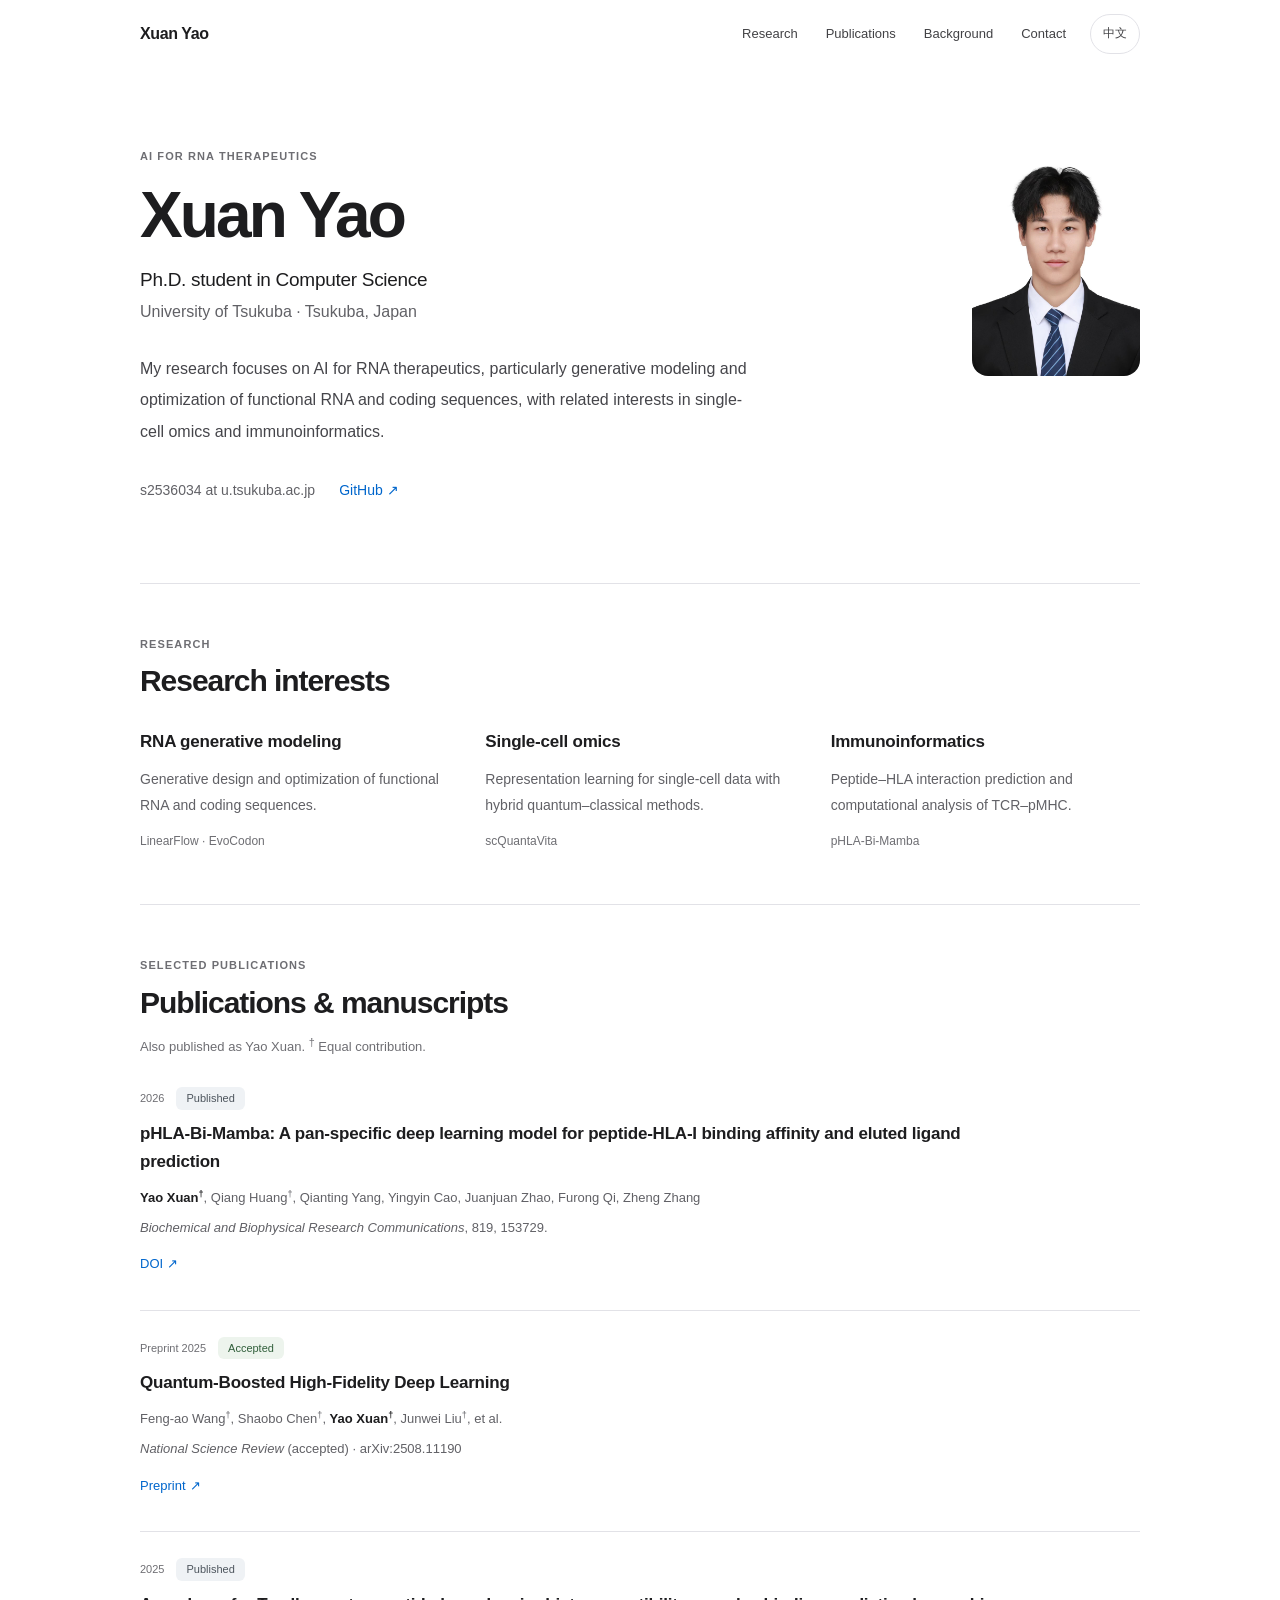
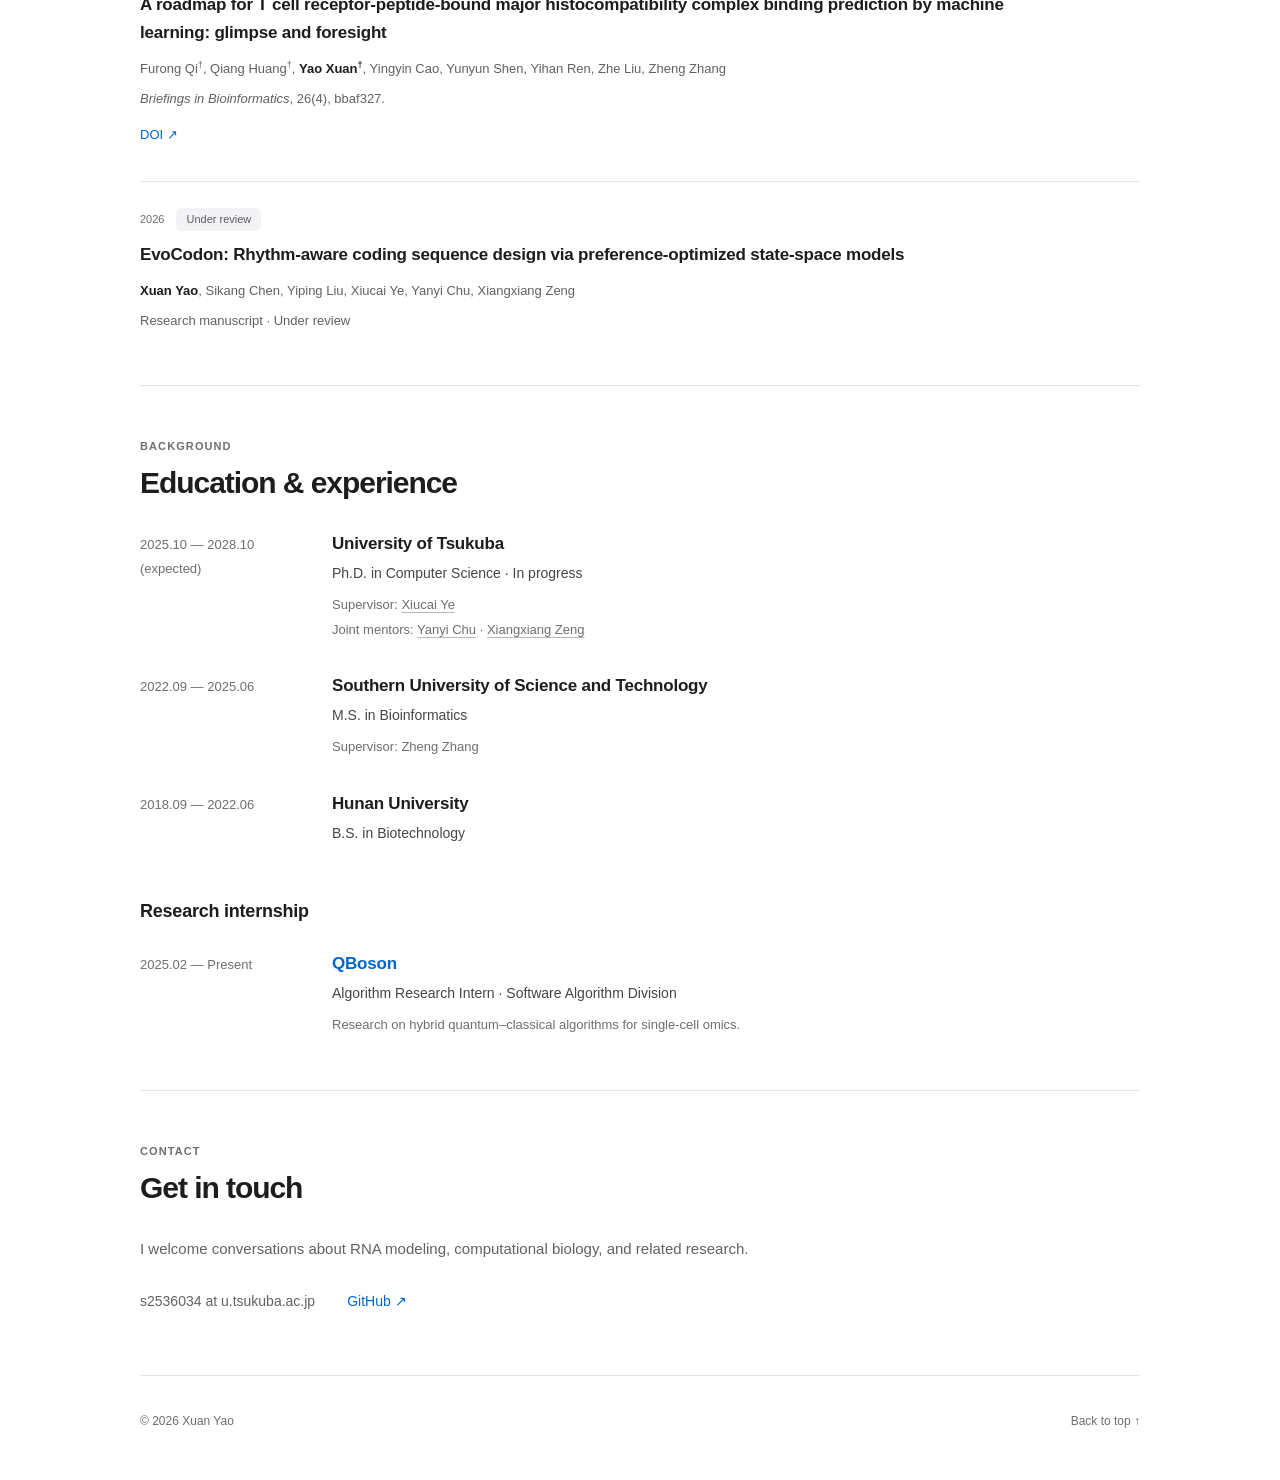
<file: index.html>
<!doctype html>
<html lang="en">
<head>
  <meta charset="utf-8">
  <meta name="viewport" content="width=device-width, initial-scale=1">
  <meta name="theme-color" content="#ffffff">
  <meta name="description" content="Xuan Yao, Computer Science Ph.D. student at the University of Tsukuba. AI for RNA therapeutics, single-cell omics, and immunoinformatics.">
  <meta property="og:title" content="Xuan Yao · Academic Profile">
  <meta property="og:description" content="Computer Science Ph.D. student at the University of Tsukuba. AI for RNA therapeutics, single-cell omics, and immunoinformatics.">
  <meta property="og:type" content="website">
  <meta property="og:url" content="https://xuanwuji.github.io/">
  <link rel="canonical" href="https://xuanwuji.github.io/">
  <link rel="icon" href="./favicon.svg" type="image/svg+xml">
  <link rel="stylesheet" href="./styles.css">
  <script src="./script.js" defer></script>
  <title>Xuan Yao · Academic Profile</title>
</head>
<body>
  <a class="skip-link" href="#main" data-i18n="skip">Skip to content</a>
  <header class="site-header"><div class="header-inner wrap">
    <a class="brand" href="#about" aria-label="Xuan Yao home">Xuan Yao</a>
    <nav class="nav" aria-label="Main navigation"><a href="#research" data-i18n="navResearch">Research</a><a href="#publications" data-i18n="navPublications">Publications</a><a href="#experience" data-i18n="navExperience">Background</a><a href="#contact" data-i18n="navContact">Contact</a></nav>
    <button type="button" class="language-toggle" aria-label="切换为中文" data-language>中文</button>
  </div></header>
  <main id="main">
    <section class="hero wrap" id="about" aria-labelledby="name">
      <div class="hero-copy">
        <p class="eyebrow">AI FOR RNA THERAPEUTICS</p>
        <h1 id="name">Xuan Yao</h1>
        <p class="hero-role" data-i18n="role">Ph.D. student in Computer Science</p>
        <p class="hero-affiliation" data-i18n="affiliation">University of Tsukuba · Tsukuba, Japan</p>
        <p class="hero-bio" data-i18n="bio">My research focuses on AI for RNA therapeutics, particularly generative modeling and optimization of functional RNA and coding sequences, with related interests in single-cell omics and immunoinformatics.</p>
        <div class="hero-links"><span class="email" aria-label="Email">s2536034 at u.tsukuba.ac.jp</span><a href="https://github.com/xuanwuji" target="_blank" rel="noopener noreferrer">GitHub <span aria-hidden="true">↗</span><span class="sr-only" data-i18n="newTab"> (opens in a new tab)</span></a></div>
      </div>
      <figure class="portrait"><img src="./portrait.jpg" width="1280" height="1707" alt="Portrait of Xuan Yao" fetchpriority="high"></figure>
    </section>

    <section class="research wrap section" id="research" aria-labelledby="research-heading">
      <div class="section-heading"><p class="eyebrow">RESEARCH</p><h2 id="research-heading" data-i18n="researchHeading">Research interests</h2></div>
      <div class="research-grid">
        <article class="research-item"><h3 data-i18n="rnaHeading">RNA generative modeling</h3><p data-i18n="rnaText">Generative design and optimization of functional RNA and coding sequences.</p><p class="project-names">LinearFlow · EvoCodon</p></article>
        <article class="research-item"><h3 data-i18n="singleHeading">Single-cell omics</h3><p data-i18n="singleText">Representation learning for single-cell data with hybrid quantum–classical methods.</p><p class="project-names">scQuantaVita</p></article>
        <article class="research-item"><h3 data-i18n="immuneHeading">Immunoinformatics</h3><p data-i18n="immuneText">Peptide–HLA interaction prediction and computational analysis of TCR–pMHC.</p><p class="project-names">pHLA-Bi-Mamba</p></article>
      </div>
    </section>

    <section class="publications wrap section" id="publications" aria-labelledby="publications-heading">
      <div class="section-heading"><p class="eyebrow">SELECTED PUBLICATIONS</p><h2 id="publications-heading" data-i18n="publicationsHeading">Publications & manuscripts</h2></div>
      <p class="section-note" data-i18n="authorNote">Also published as Yao Xuan. <sup>†</sup> Equal contribution.</p>
      <div class="publication-list">
        <article class="publication" data-status="published">
          <div class="publication-meta"><span class="year">2026</span><span class="status published" data-i18n="published">Published</span></div>
          <h3 lang="en"><a href="https://doi.org/10.1016/j.bbrc.2026.153729" target="_blank" rel="noopener noreferrer">pHLA-Bi-Mamba: A pan-specific deep learning model for peptide-HLA-I binding affinity and eluted ligand prediction<span class="sr-only" data-i18n="newTab"> (opens in a new tab)</span></a></h3>
          <p class="authors"><strong>Yao Xuan<sup>†</sup></strong>, Qiang Huang<sup>†</sup>, Qianting Yang, Yingyin Cao, Juanjuan Zhao, Furong Qi, Zheng Zhang</p>
          <p class="venue"><em>Biochemical and Biophysical Research Communications</em>, 819, 153729.</p>
          <a class="paper-link" href="https://doi.org/10.1016/j.bbrc.2026.153729" target="_blank" rel="noopener noreferrer">DOI <span aria-hidden="true">↗</span><span class="sr-only" data-i18n="newTab"> (opens in a new tab)</span></a>
        </article>
        <article class="publication" data-status="accepted">
          <div class="publication-meta"><span class="year" data-i18n="acceptedLabel">Preprint 2025</span><span class="status accepted" data-i18n="accepted">Accepted</span></div>
          <h3 lang="en"><a href="https://arxiv.org/abs/2508.11190" target="_blank" rel="noopener noreferrer">Quantum-Boosted High-Fidelity Deep Learning<span class="sr-only" data-i18n="newTab"> (opens in a new tab)</span></a></h3>
          <p class="authors">Feng-ao Wang<sup>†</sup>, Shaobo Chen<sup>†</sup>, <strong>Yao Xuan<sup>†</sup></strong>, Junwei Liu<sup>†</sup>, et al.</p>
          <p class="venue"><em>National Science Review</em> <span data-i18n="acceptedVenue">(accepted)</span> · arXiv:2508.11190</p>
          <a class="paper-link" href="https://arxiv.org/abs/2508.11190" target="_blank" rel="noopener noreferrer"><span data-i18n="preprint">Preprint</span> <span aria-hidden="true">↗</span><span class="sr-only" data-i18n="newTab"> (opens in a new tab)</span></a>
        </article>
        <article class="publication" data-status="published">
          <div class="publication-meta"><span class="year">2025</span><span class="status published" data-i18n="published">Published</span></div>
          <h3 lang="en"><a href="https://doi.org/10.1093/bib/bbaf327" target="_blank" rel="noopener noreferrer">A roadmap for T cell receptor-peptide-bound major histocompatibility complex binding prediction by machine learning: glimpse and foresight<span class="sr-only" data-i18n="newTab"> (opens in a new tab)</span></a></h3>
          <p class="authors">Furong Qi<sup>†</sup>, Qiang Huang<sup>†</sup>, <strong>Yao Xuan<sup>†</sup></strong>, Yingyin Cao, Yunyun Shen, Yihan Ren, Zhe Liu, Zheng Zhang</p>
          <p class="venue"><em>Briefings in Bioinformatics</em>, 26(4), bbaf327.</p>
          <a class="paper-link" href="https://doi.org/10.1093/bib/bbaf327" target="_blank" rel="noopener noreferrer">DOI <span aria-hidden="true">↗</span><span class="sr-only" data-i18n="newTab"> (opens in a new tab)</span></a>
        </article>
        <article class="publication" data-status="under-review">
          <div class="publication-meta"><span class="year">2026</span><span class="status review" data-i18n="underReview">Under review</span></div>
          <h3 lang="en">EvoCodon: Rhythm-aware coding sequence design via preference-optimized state-space models</h3>
          <p class="authors"><strong>Xuan Yao</strong>, Sikang Chen, Yiping Liu, Xiucai Ye, Yanyi Chu, Xiangxiang Zeng</p>
          <p class="venue" data-i18n="manuscript">Research manuscript · Under review</p>
        </article>
      </div>
    </section>

    <section class="experience wrap section" id="experience" aria-labelledby="experience-heading">
      <div class="section-heading"><p class="eyebrow">BACKGROUND</p><h2 id="experience-heading" data-i18n="experienceHeading">Education & experience</h2></div>
      <div class="timeline">
        <article class="timeline-item"><div class="time">2025.10 — 2028.10<span class="expected" data-i18n="expected">(expected)</span></div><div class="timeline-content"><h3 data-i18n="tsukuba">University of Tsukuba</h3><p class="degree" data-i18n="phdDegree">Ph.D. in Computer Science · In progress</p><p class="detail"><span data-i18n="supervisor">Supervisor: </span><a href="https://trios.tsukuba.ac.jp/en/researchers/0000004106" target="_blank" rel="noopener noreferrer">Xiucai Ye<span class="sr-only" data-i18n="newTab"> (opens in a new tab)</span></a><br><span data-i18n="jointMentors">Joint mentors: </span><a href="https://people.ucas.edu.cn/~chu_lab?language=en" target="_blank" rel="noopener noreferrer">Yanyi Chu<span class="sr-only" data-i18n="newTab"> (opens in a new tab)</span></a> · <a href="https://csee.hnu.edu.cn/people/zengxiangxiang" target="_blank" rel="noopener noreferrer">Xiangxiang Zeng<span class="sr-only" data-i18n="newTab"> (opens in a new tab)</span></a></p></div></article>
        <article class="timeline-item"><div class="time">2022.09 — 2025.06</div><div class="timeline-content"><h3 data-i18n="sustech">Southern University of Science and Technology</h3><p class="degree" data-i18n="msDegree">M.S. in Bioinformatics</p><p class="detail"><span data-i18n="supervisor">Supervisor: </span>Zheng Zhang</p></div></article>
        <article class="timeline-item"><div class="time">2018.09 — 2022.06</div><div class="timeline-content"><h3 data-i18n="hunan">Hunan University</h3><p class="degree" data-i18n="bsDegree">B.S. in Biotechnology</p></div></article>
      </div>
      <h3 class="subsection-title" data-i18n="internshipHeading">Research internship</h3>
      <article class="timeline-item"><div class="time">2025.02 — <span class="inline" data-i18n="present">Present</span></div><div class="timeline-content"><h3><a href="https://www.qboson.com/" target="_blank" rel="noopener noreferrer">QBoson<span class="sr-only" data-i18n="newTab"> (opens in a new tab)</span></a></h3><p class="degree" data-i18n="internRole">Algorithm Research Intern · Software Algorithm Division</p><p class="detail" data-i18n="internText">Research on hybrid quantum–classical algorithms for single-cell omics.</p></div></article>
    </section>

    <section class="contact wrap section" id="contact" aria-labelledby="contact-heading"><div class="section-heading"><p class="eyebrow">CONTACT</p><h2 id="contact-heading" data-i18n="contactHeading">Get in touch</h2></div><p data-i18n="contactText">I welcome conversations about RNA modeling, computational biology, and related research.</p><div class="contact-details"><span class="email" aria-label="Email">s2536034 at u.tsukuba.ac.jp</span><a href="https://github.com/xuanwuji" target="_blank" rel="noopener noreferrer">GitHub <span aria-hidden="true">↗</span><span class="sr-only" data-i18n="newTab"> (opens in a new tab)</span></a></div></section>
  </main>
  <footer class="site-footer wrap"><span>© <span data-year>2026</span> Xuan Yao</span><a href="#about" data-i18n="backTop">Back to top ↑</a></footer>
</body>
</html>
</file>
<file: styles.css>
@charset "UTF-8";

:root {
  color-scheme: light;
  font: 100%/1.65 -apple-system, BlinkMacSystemFont, "Segoe UI", Helvetica, Arial, "PingFang SC", "Microsoft YaHei", sans-serif;
  font-optical-sizing: auto;
  --paper: #ffffff;
  --ink: #1d1d1f;
  --secondary: #616166;
  --muted: #6e6e73;
  --line: #e2e2e7;
  --link: #0066cc;
  --focus: #0071e3;
}

* { box-sizing: border-box; }
html { scroll-padding-top: 6rem; }
body { margin: 0; background: var(--paper); color: var(--ink); -webkit-font-smoothing: antialiased; }
button, input { font: inherit; }
img { display: block; max-width: 100%; }
a { color: var(--link); text-decoration: none; text-underline-offset: .2em; }
a:hover { text-decoration: underline; }
a, button { -webkit-tap-highlight-color: transparent; touch-action: manipulation; }
a:focus-visible, button:focus-visible { outline: .1875rem solid var(--focus); outline-offset: .3125rem; border-radius: .1875rem; }
button { cursor: pointer; }
::selection { color: var(--ink); background: #d9eaff; }
.wrap { width: min(62.5rem, calc(100% - 5rem)); margin-inline: auto; }
.sr-only { position: absolute !important; width: 1px; height: 1px; padding: 0; overflow: hidden; clip: rect(0, 0, 0, 0); white-space: nowrap; border: 0; }
.skip-link { position: fixed; z-index: 100; top: .75rem; left: .75rem; padding: .625rem 1rem; background: var(--ink); color: #fff; transform: translateY(-180%); }
.skip-link:focus { transform: none; }

.site-header {
  position: sticky;
  top: 0;
  z-index: 20;
  background: rgba(255, 255, 255, .94);
  -webkit-backdrop-filter: blur(1rem) saturate(140%);
  backdrop-filter: blur(1rem) saturate(140%);
  box-shadow: 0 .25rem 1rem rgba(255, 255, 255, .65);
}
.header-inner { display: flex; align-items: center; gap: 1.5rem; min-height: 4.25rem; }
.brand { color: var(--ink); font-size: 1rem; font-weight: 600; letter-spacing: -.025em; white-space: nowrap; }
.brand:hover { text-decoration: none; color: var(--link); }
.nav { display: flex; align-items: center; justify-content: flex-end; gap: 1.75rem; margin-left: auto; }
.nav a { display: inline-flex; align-items: center; min-height: 2.75rem; color: #424245; font-size: .8125rem; line-height: 1.4; }
.nav a:hover, .nav a[aria-current] { color: var(--link); text-decoration: none; }
.language-toggle {
  flex: 0 0 auto;
  min-width: 3rem;
  min-height: 2.5rem;
  padding: .375rem .75rem;
  border: 1px solid var(--line);
  border-radius: 1.5rem;
  background: #fff;
  color: #424245;
  font-size: .75rem;
  font-weight: 500;
}
.language-toggle:hover { border-color: #aaaab0; background: #f5f5f7; }
.language-toggle:active { background: #e9e9ed; }

.hero { display: grid; grid-template-columns: minmax(0, 1fr) 10.5rem; align-items: start; column-gap: 5rem; padding-top: 5rem; padding-bottom: 4.5rem; }
.hero-copy { min-width: 0; }
.eyebrow { margin: 0 0 1rem; color: var(--muted); font-size: .6875rem; font-weight: 600; line-height: 1.5; letter-spacing: .1em; text-transform: uppercase; }
h1 { margin: 0 0 1rem; font-size: clamp(2.75rem, 5.2vw, 4rem); font-weight: 650; line-height: 1.08; letter-spacing: -.045em; }
.hero-role { margin: 0 0 .25rem; font-size: 1.1875rem; font-weight: 500; line-height: 1.5; letter-spacing: -.015em; }
.hero-affiliation { margin: 0; color: var(--secondary); font-size: 1rem; line-height: 1.7; }
.hero-bio { max-width: 39rem; margin: 1.75rem 0 0; font-size: 1rem; line-height: 1.95; color: #45454a; }
.hero-links { display: flex; align-items: center; flex-wrap: wrap; gap: .5rem 1.5rem; margin-top: 1.5rem; font-size: .875rem; line-height: 1.8; }
.hero-links a { display: inline-flex; align-items: center; min-height: 2.5rem; }
.email { color: var(--secondary); overflow-wrap: anywhere; }
.portrait { margin: .25rem 0 0; width: 10.5rem; }
.portrait img { width: 100%; height: auto; aspect-ratio: 1280 / 1707; object-fit: cover; border-radius: 1rem; background: #f5f5f7; }
.portrait figcaption { margin-top: .5rem; color: var(--muted); font-size: .75rem; }

.section { padding-block: 3.25rem; border-top: 1px solid var(--line); }
.section-heading { margin-bottom: 1.75rem; }
.section-heading .eyebrow { margin-bottom: .625rem; }
h2 { margin: 0; font-size: 1.875rem; font-weight: 600; line-height: 1.25; letter-spacing: -.035em; }
h3 { margin: 0; font-size: 1.0625rem; font-weight: 600; line-height: 1.6; letter-spacing: -.0125em; overflow-wrap: anywhere; }
p { margin-top: 0; }
.section-note { margin: -1rem 0 1.5rem; color: var(--muted); font-size: .8125rem; line-height: 1.8; }
.research-grid { display: grid; grid-template-columns: repeat(3, minmax(0, 1fr)); gap: 2.25rem; }
.research-item { min-width: 0; }
.research-item h3 { margin-bottom: .75rem; }
.research-item p { margin-bottom: .75rem; color: var(--secondary); font-size: .875rem; line-height: 1.85; }
.research-item .project-names { margin: 0; color: var(--muted); font-size: .75rem; line-height: 1.8; }

.publication { padding-block: 1.625rem; border-bottom: 1px solid var(--line); }
.publication:first-child { padding-top: .25rem; }
.publication:last-child { padding-bottom: 0; border-bottom: 0; }
.publication-meta { display: flex; align-items: center; flex-wrap: wrap; gap: .75rem; margin-bottom: .625rem; font-size: .6875rem; line-height: 1.5; }
.year { color: var(--muted); font-variant-numeric: tabular-nums; }
.status { display: inline-block; padding: .1875rem .625rem; border-radius: .375rem; color: #56565b; background: #f2f2f4; font-weight: 500; }
.status.published { color: #4d555d; background: #eff2f5; }
.status.accepted { color: #315f3b; background: #edf4ed; }
.status.review { color: #5b5b60; background: #f3f3f5; }
.publication h3 { max-width: 55rem; margin-bottom: .625rem; font-size: 1.0625rem; line-height: 1.65; }
.publication h3 a { color: var(--ink); }
.publication h3 a:hover { color: var(--link); }
.authors { margin: 0 0 .375rem; color: var(--secondary); font-size: .8125rem; line-height: 1.85; }
.authors strong { color: var(--ink); font-weight: 600; }
.authors sup { font-size: .7em; line-height: 0; }
.venue { margin: 0; color: var(--secondary); font-size: .8125rem; line-height: 1.85; }
.paper-link { display: inline-flex; align-items: center; min-height: 2.5rem; margin-top: .25rem; font-size: .8125rem; }

.timeline { display: grid; gap: 1.875rem; }
.timeline-item { display: grid; grid-template-columns: 10rem minmax(0, 1fr); gap: 2rem; align-items: baseline; }
.time { color: var(--muted); font-size: .8125rem; line-height: 1.85; font-variant-numeric: tabular-nums; }
.timeline-content { min-width: 0; }
.timeline-content h3 { margin-bottom: .25rem; }
.degree { margin: 0 0 .375rem; color: #45454a; font-size: .875rem; line-height: 1.85; }
.detail { margin: 0; color: var(--muted); font-size: .8125rem; line-height: 1.9; }
.detail a { color: inherit; text-decoration: underline; text-decoration-color: #b7b7bc; }
.detail a:hover { color: var(--link); text-decoration-color: currentColor; }
.subsection-title { margin: 2.75rem 0 1.5rem; font-size: 1.125rem; }

.contact h2 { margin-bottom: 1rem; }
.contact > p { max-width: 40rem; margin-bottom: 1rem; color: var(--secondary); font-size: .9375rem; line-height: 1.9; }
.contact-details { display: flex; align-items: center; flex-wrap: wrap; gap: .5rem 2rem; font-size: .875rem; }
.contact-details > a { display: inline-flex; align-items: center; min-height: 2.75rem; }
.site-footer { display: flex; align-items: center; justify-content: space-between; flex-wrap: wrap; gap: .5rem 1.5rem; padding-block: 1.5rem 2.25rem; border-top: 1px solid var(--line); color: var(--muted); font-size: .75rem; line-height: 1.8; }
.site-footer a { display: inline-flex; align-items: center; min-height: 2.75rem; color: var(--muted); }
.site-footer a:hover { color: var(--link); }
.button { display: inline-flex; align-items: center; justify-content: center; min-height: 2.75rem; padding: .625rem 1.125rem; border: 1px solid var(--line); border-radius: .625rem; color: var(--link); background: #fff; font-size: .875rem; }
.button:hover { background: #f5f5f7; text-decoration: none; }
.button:active { background: #e9e9ed; }
.error-page { display: grid; align-content: center; justify-items: start; min-height: 90vh; max-width: 38rem; margin-inline: auto; padding: 2rem; }
.error-page h1 { margin-bottom: 1.5rem; font-size: 3rem; }
.error-page p { color: var(--secondary); }

@media (hover: hover) and (prefers-reduced-motion: no-preference) {
  a, button { transition: color 120ms ease-out, background-color 120ms ease-out, border-color 120ms ease-out; }
}
@media (max-width: 55rem) {
  .hero { column-gap: 3rem; padding-top: 4rem; }
  .research-grid { gap: 1.5rem; }
  .timeline-item { grid-template-columns: 9rem minmax(0, 1fr); gap: 1.5rem; }
}
@media (max-width: 43.75rem) {
  .wrap { width: calc(100% - 2.5rem); }
  .header-inner { flex-wrap: wrap; gap: 0 1rem; min-height: 0; padding-block: .75rem .25rem; }
  .brand { margin-right: auto; }
  .language-toggle { order: 1; min-height: 2.375rem; }
  .nav { order: 2; flex: 0 0 100%; justify-content: flex-start; gap: 1.75rem; margin-left: 0; }
  .nav a { min-height: 2.75rem; font-size: .75rem; }
  html { scroll-padding-top: 7rem; }
  .hero { grid-template-columns: minmax(0, 1fr) 7.5rem; column-gap: 1.5rem; padding-top: 2.75rem; padding-bottom: 3rem; }
  h1 { font-size: clamp(2.25rem, 7vw, 3rem); }
  .hero-role { font-size: 1rem; }
  .hero-affiliation { font-size: .875rem; }
  .hero-bio { font-size: .9375rem; line-height: 1.9; }
  .hero-links { font-size: .8125rem; gap: .25rem 1.25rem; }
  .portrait { width: 7.5rem; margin-top: .375rem; }
  .portrait img { border-radius: .75rem; }
  .section { padding-block: 2.5rem; }
  h2 { font-size: 1.625rem; }
  .research-grid { grid-template-columns: 1fr; gap: 1.75rem; }
  .research-item h3 { margin-bottom: .375rem; }
  .research-item p { margin-bottom: .375rem; }
  .publication { padding-block: 1.5rem; }
  .timeline-item { grid-template-columns: 1fr; gap: .25rem; }
  .timeline { gap: 1.75rem; }
  .subsection-title { margin-top: 2rem; }
  .site-footer { padding-bottom: 1.5rem; }
}
@media (max-width: 30rem) {
  .hero { display: flex; flex-direction: column; gap: 1.75rem; }
  .hero-copy { width: 100%; }
  .portrait { order: -1; width: 6.5rem; margin: 0; }
  .hero .eyebrow { margin-bottom: .75rem; }
  h1 { font-size: 2.75rem; }
  .hero-bio { margin-top: 1.25rem; }
  .hero-links { margin-top: 1rem; }
  .section-heading { margin-bottom: 1.5rem; }
  .nav { justify-content: space-between; gap: .5rem; }
  .contact-details { align-items: flex-start; flex-direction: column; gap: .25rem; }
  .publication h3 { font-size: 1rem; }
}
@media (prefers-reduced-motion: reduce) {
  *, *::before, *::after { scroll-behavior: auto !important; transition: none !important; animation: none !important; }
}
@media (prefers-reduced-transparency: reduce) {
  .site-header { background: #fff; -webkit-backdrop-filter: none; backdrop-filter: none; box-shadow: none; }
}
@media (prefers-contrast: more) {
  :root { --ink: #000; --secondary: #222; --muted: #333; --line: #999; --link: #004b96; }
  .site-header { background: #fff; -webkit-backdrop-filter: none; backdrop-filter: none; border-bottom: 1px solid #999; box-shadow: none; }
  .status { color: #222 !important; border: 1px solid #666; background: #fff !important; }
}
@media print {
  .site-header, .skip-link, .language-toggle { display: none; }
  .wrap { width: 100%; }
  .hero { padding-top: 0; }
  .publication, .timeline-item, .research-item { break-inside: avoid; }
  .section { padding-block: 1.5rem; }
  a { color: inherit; }
  .site-footer { padding-block: 1rem; }
}

.time .expected{display:block}
.hero-links a,.contact-details>a,.paper-link{gap:.25rem}
</file>
